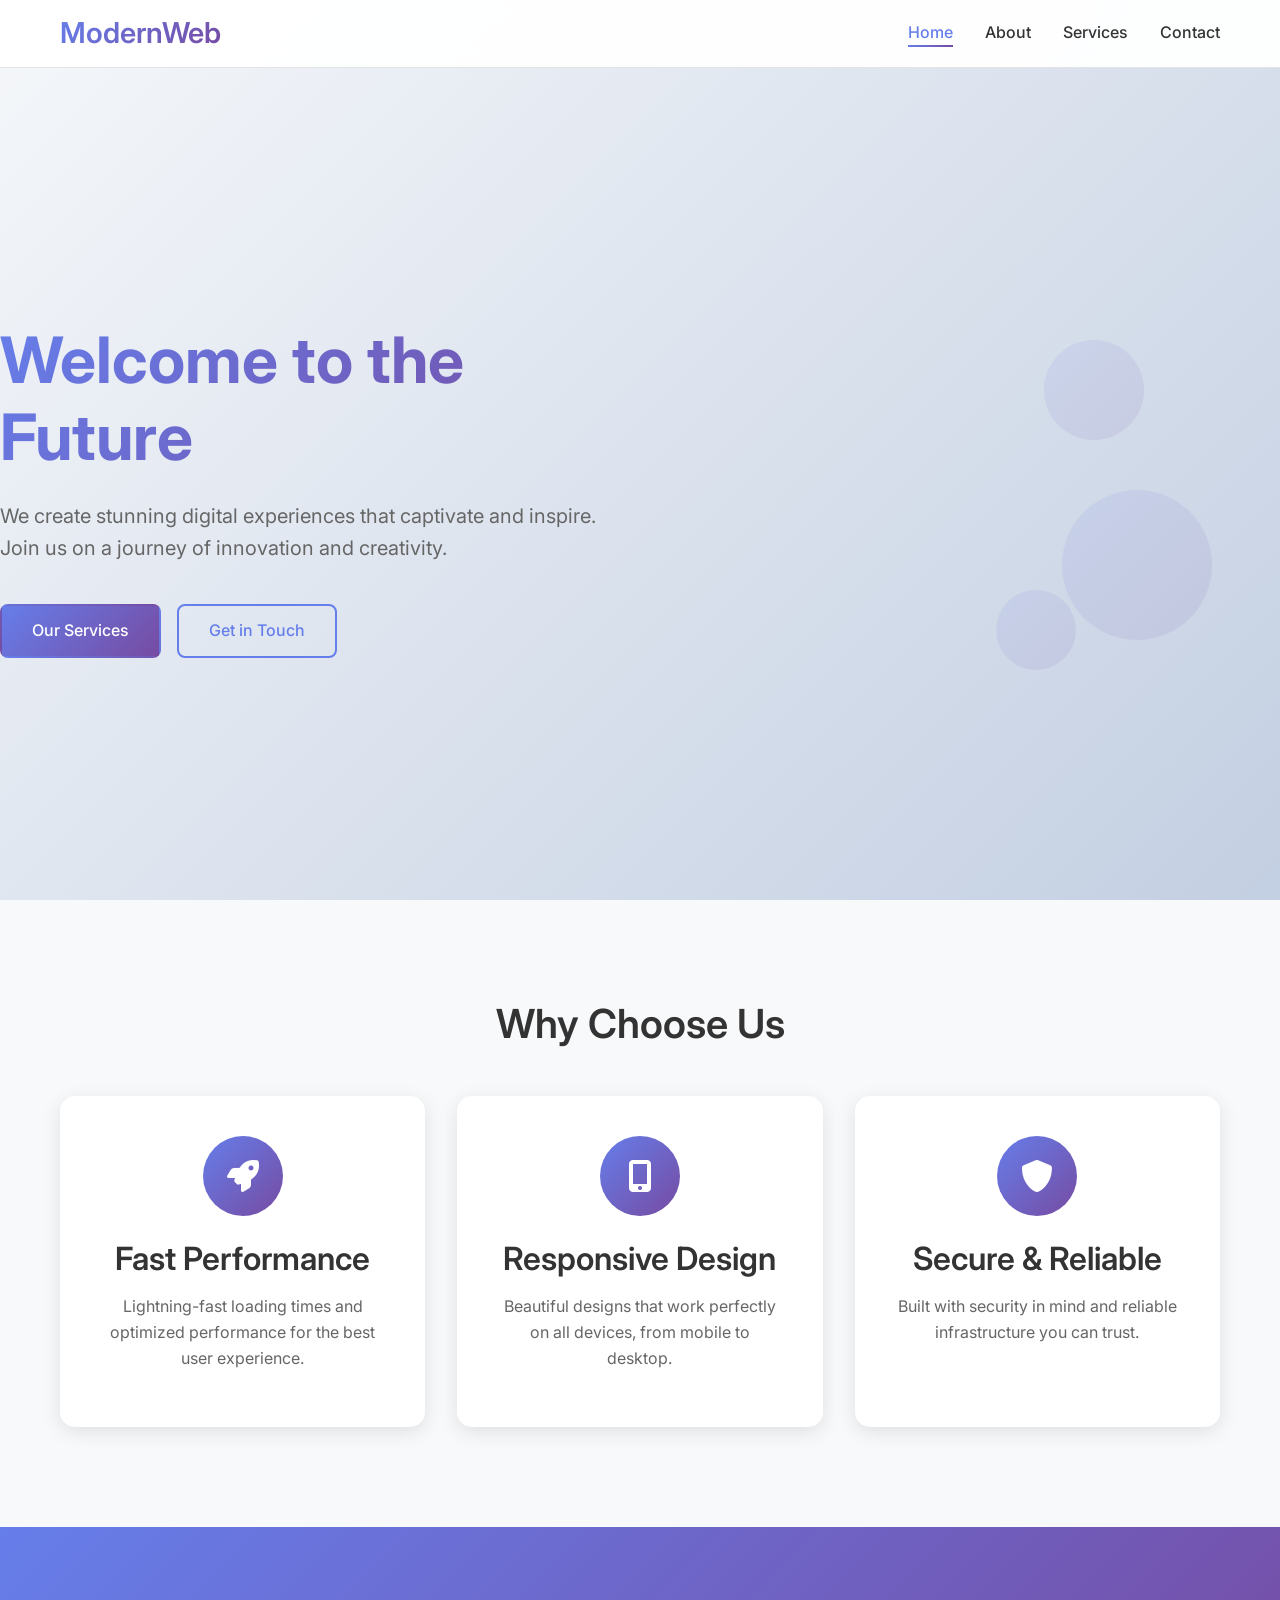
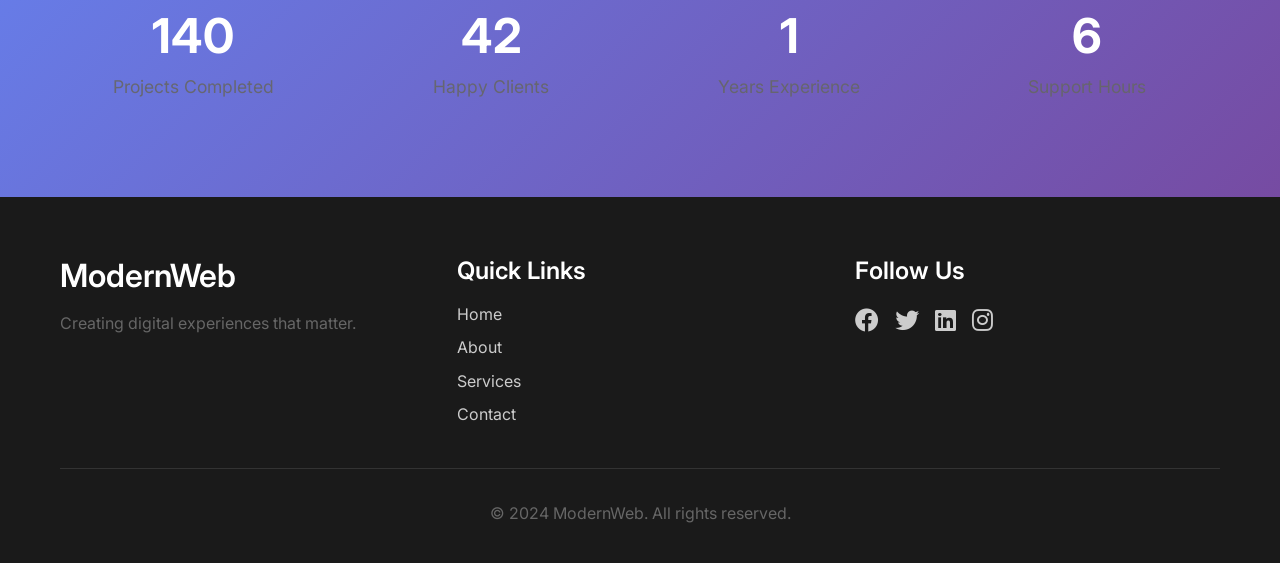
<file: index.html>
<!DOCTYPE html>
<html lang="en">
<head>
    <meta charset="UTF-8">
    <meta name="viewport" content="width=device-width, initial-scale=1.0">
    <title>ModernWeb - Home</title>
    <link rel="stylesheet" href="styles/main.css">
    <link href="https://fonts.googleapis.com/css2?family=Inter:wght@300;400;500;600;700&display=swap" rel="stylesheet">
    <link rel="stylesheet" href="https://cdnjs.cloudflare.com/ajax/libs/font-awesome/6.0.0/css/all.min.css">
</head>
<body>
    <nav class="navbar">
        <div class="nav-container">
            <div class="nav-logo">
                <h2>ModernWeb</h2>
            </div>
            <ul class="nav-menu">
                <li class="nav-item">
                    <a href="index.html" class="nav-link active">Home</a>
                </li>
                <li class="nav-item">
                    <a href="about.html" class="nav-link">About</a>
                </li>
                <li class="nav-item">
                    <a href="services.html" class="nav-link">Services</a>
                </li>
                <li class="nav-item">
                    <a href="contact.html" class="nav-link">Contact</a>
                </li>
            </ul>
            <div class="hamburger">
                <span class="bar"></span>
                <span class="bar"></span>
                <span class="bar"></span>
            </div>
        </div>
    </nav>

    <main>
        <!-- Hero Section -->
        <section class="hero">
            <div class="hero-content">
                <h1 class="hero-title">Welcome to the Future</h1>
                <p class="hero-description">We create stunning digital experiences that captivate and inspire. Join us on a journey of innovation and creativity.</p>
                <div class="hero-buttons">
                    <a href="services.html" class="btn btn-primary">Our Services</a>
                    <a href="contact.html" class="btn btn-secondary">Get in Touch</a>
                </div>
            </div>
            <div class="hero-visual">
                <div class="floating-shapes">
                    <div class="shape shape-1"></div>
                    <div class="shape shape-2"></div>
                    <div class="shape shape-3"></div>
                </div>
            </div>
        </section>

        <!-- Features Section -->
        <section class="features">
            <div class="container">
                <h2 class="section-title">Why Choose Us</h2>
                <div class="features-grid">
                    <div class="feature-card">
                        <div class="feature-icon">
                            <i class="fas fa-rocket"></i>
                        </div>
                        <h3>Fast Performance</h3>
                        <p>Lightning-fast loading times and optimized performance for the best user experience.</p>
                    </div>
                    <div class="feature-card">
                        <div class="feature-icon">
                            <i class="fas fa-mobile-alt"></i>
                        </div>
                        <h3>Responsive Design</h3>
                        <p>Beautiful designs that work perfectly on all devices, from mobile to desktop.</p>
                    </div>
                    <div class="feature-card">
                        <div class="feature-icon">
                            <i class="fas fa-shield-alt"></i>
                        </div>
                        <h3>Secure & Reliable</h3>
                        <p>Built with security in mind and reliable infrastructure you can trust.</p>
                    </div>
                </div>
            </div>
        </section>

        <!-- Stats Section -->
        <section class="stats">
            <div class="container">
                <div class="stats-grid">
                    <div class="stat-item">
                        <h3 class="stat-number" data-target="500">0</h3>
                        <p class="stat-label">Projects Completed</p>
                    </div>
                    <div class="stat-item">
                        <h3 class="stat-number" data-target="150">0</h3>
                        <p class="stat-label">Happy Clients</p>
                    </div>
                    <div class="stat-item">
                        <h3 class="stat-number" data-target="5">0</h3>
                        <p class="stat-label">Years Experience</p>
                    </div>
                    <div class="stat-item">
                        <h3 class="stat-number" data-target="24">0</h3>
                        <p class="stat-label">Support Hours</p>
                    </div>
                </div>
            </div>
        </section>
    </main>

    <footer class="footer">
        <div class="container">
            <div class="footer-content">
                <div class="footer-section">
                    <h3>ModernWeb</h3>
                    <p>Creating digital experiences that matter.</p>
                </div>
                <div class="footer-section">
                    <h4>Quick Links</h4>
                    <ul>
                        <li><a href="index.html">Home</a></li>
                        <li><a href="about.html">About</a></li>
                        <li><a href="services.html">Services</a></li>
                        <li><a href="contact.html">Contact</a></li>
                    </ul>
                </div>
                <div class="footer-section">
                    <h4>Follow Us</h4>
                    <div class="social-links">
                        <a href="#"><i class="fab fa-facebook"></i></a>
                        <a href="#"><i class="fab fa-twitter"></i></a>
                        <a href="#"><i class="fab fa-linkedin"></i></a>
                        <a href="#"><i class="fab fa-instagram"></i></a>
                    </div>
                </div>
            </div>
            <div class="footer-bottom">
                <p>&copy; 2024 ModernWeb. All rights reserved.</p>
            </div>
        </div>
    </footer>

    <script src="scripts/main.js"></script>
</body>
</html>
</file>
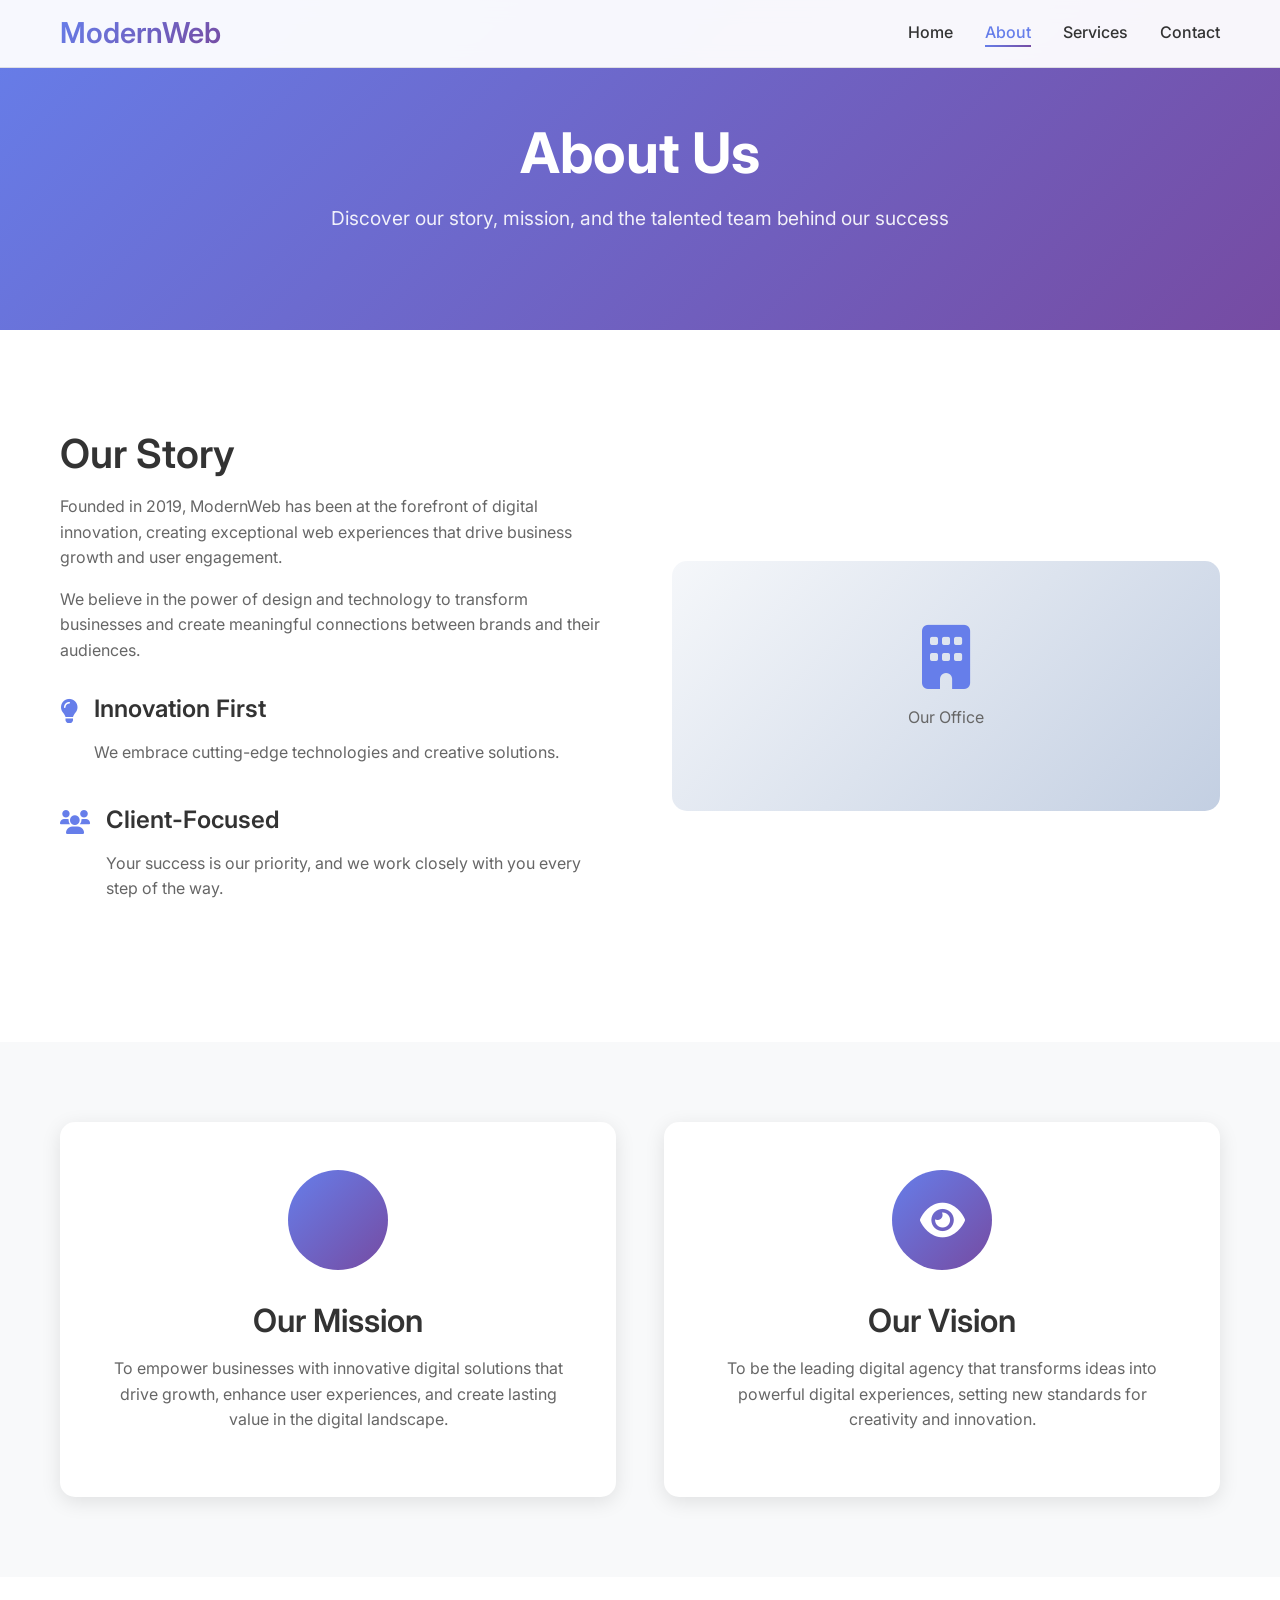
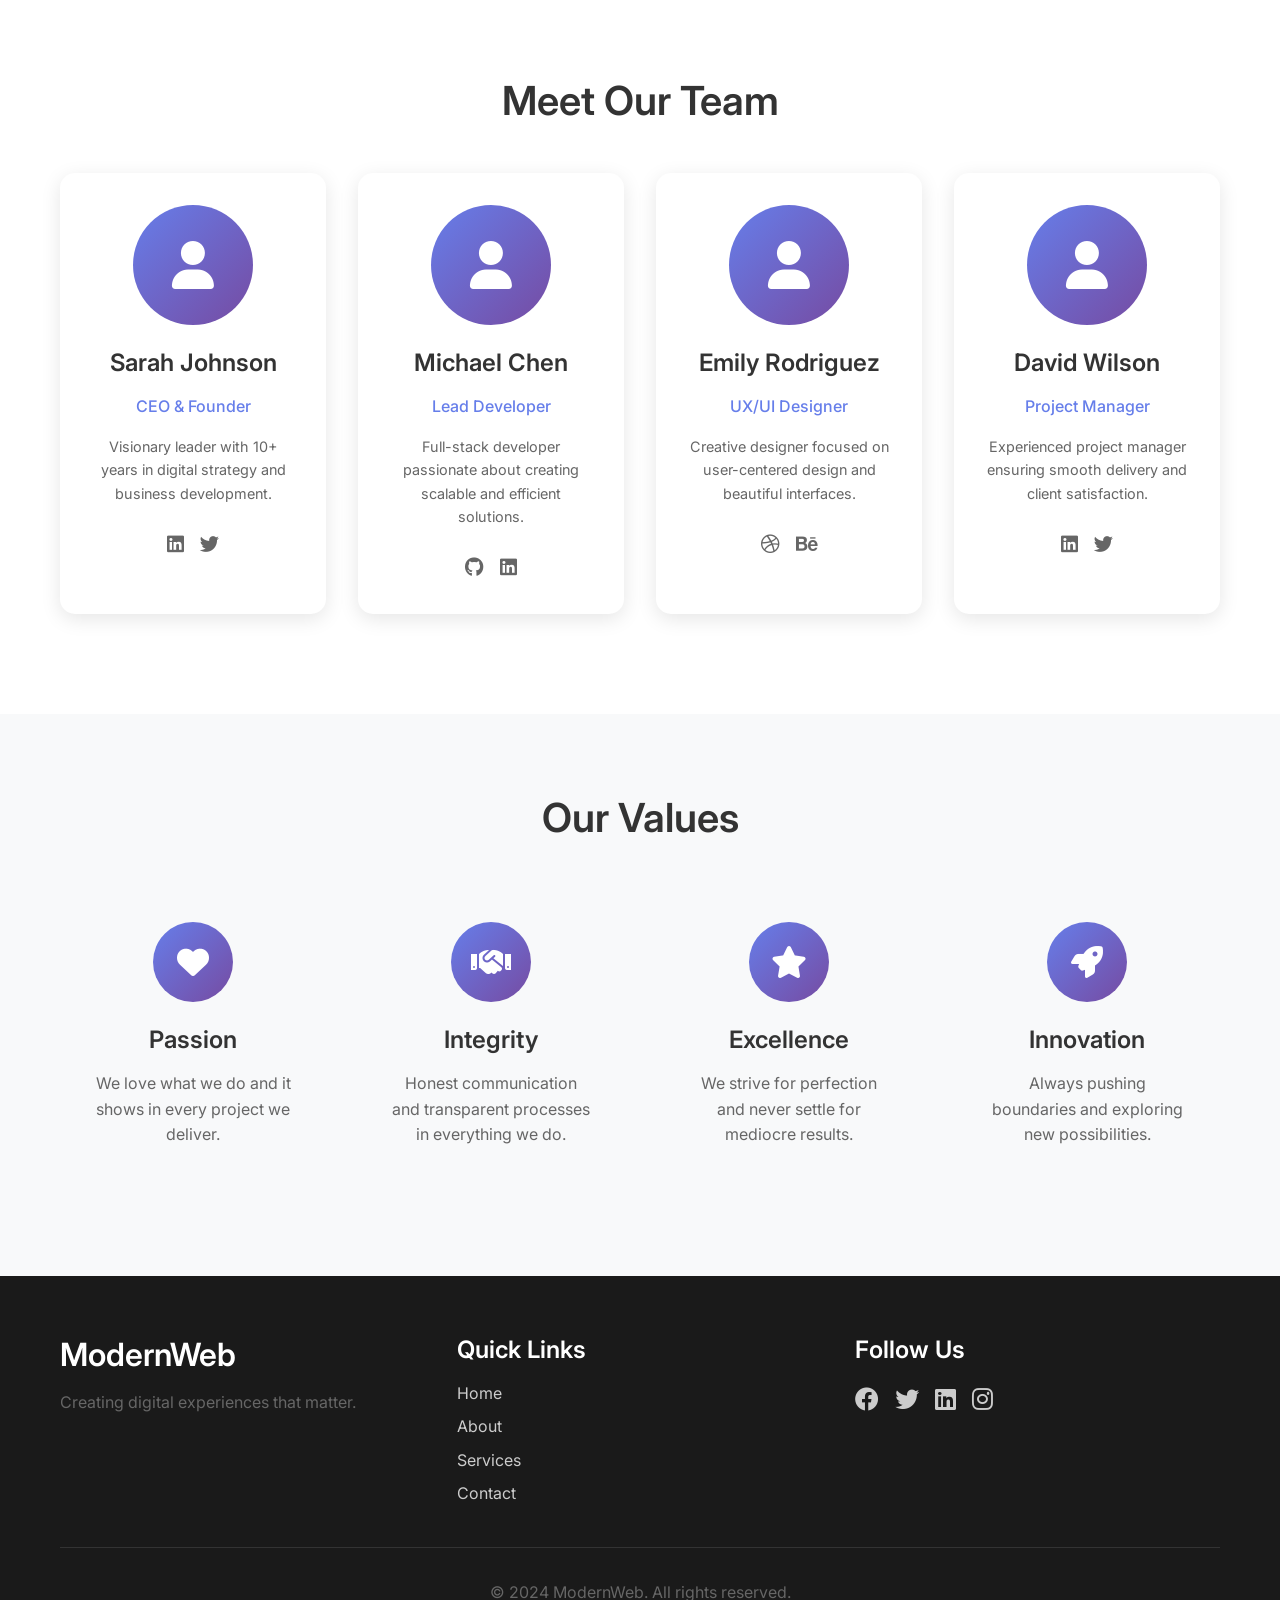
<file: about.html>
<!DOCTYPE html>
<html lang="en">
<head>
    <meta charset="UTF-8">
    <meta name="viewport" content="width=device-width, initial-scale=1.0">
    <title>ModernWeb - About</title>
    <link rel="stylesheet" href="styles/main.css">
    <link href="https://fonts.googleapis.com/css2?family=Inter:wght@300;400;500;600;700&display=swap" rel="stylesheet">
    <link rel="stylesheet" href="https://cdnjs.cloudflare.com/ajax/libs/font-awesome/6.0.0/css/all.min.css">
</head>
<body>
    <nav class="navbar">
        <div class="nav-container">
            <div class="nav-logo">
                <h2>ModernWeb</h2>
            </div>
            <ul class="nav-menu">
                <li class="nav-item">
                    <a href="index.html" class="nav-link">Home</a>
                </li>
                <li class="nav-item">
                    <a href="about.html" class="nav-link active">About</a>
                </li>
                <li class="nav-item">
                    <a href="services.html" class="nav-link">Services</a>
                </li>
                <li class="nav-item">
                    <a href="contact.html" class="nav-link">Contact</a>
                </li>
            </ul>
            <div class="hamburger">
                <span class="bar"></span>
                <span class="bar"></span>
                <span class="bar"></span>
            </div>
        </div>
    </nav>

    <main>
        <!-- Page Header -->
        <section class="page-header">
            <div class="container">
                <h1>About Us</h1>
                <p>Discover our story, mission, and the talented team behind our success</p>
            </div>
        </section>

        <!-- About Content -->
        <section class="about-content">
            <div class="container">
                <div class="about-grid">
                    <div class="about-text">
                        <h2>Our Story</h2>
                        <p>Founded in 2019, ModernWeb has been at the forefront of digital innovation, creating exceptional web experiences that drive business growth and user engagement.</p>
                        <p>We believe in the power of design and technology to transform businesses and create meaningful connections between brands and their audiences.</p>
                        <div class="about-features">
                            <div class="about-feature">
                                <i class="fas fa-lightbulb"></i>
                                <div>
                                    <h4>Innovation First</h4>
                                    <p>We embrace cutting-edge technologies and creative solutions.</p>
                                </div>
                            </div>
                            <div class="about-feature">
                                <i class="fas fa-users"></i>
                                <div>
                                    <h4>Client-Focused</h4>
                                    <p>Your success is our priority, and we work closely with you every step of the way.</p>
                                </div>
                            </div>
                        </div>
                    </div>
                    <div class="about-image">
                        <div class="image-placeholder">
                            <i class="fas fa-building"></i>
                            <p>Our Office</p>
                        </div>
                    </div>
                </div>
            </div>
        </section>

        <!-- Mission & Vision -->
        <section class="mission-vision">
            <div class="container">
                <div class="mv-grid">
                    <div class="mv-card">
                        <div class="mv-icon">
                            <i class="fas fa-target"></i>
                        </div>
                        <h3>Our Mission</h3>
                        <p>To empower businesses with innovative digital solutions that drive growth, enhance user experiences, and create lasting value in the digital landscape.</p>
                    </div>
                    <div class="mv-card">
                        <div class="mv-icon">
                            <i class="fas fa-eye"></i>
                        </div>
                        <h3>Our Vision</h3>
                        <p>To be the leading digital agency that transforms ideas into powerful digital experiences, setting new standards for creativity and innovation.</p>
                    </div>
                </div>
            </div>
        </section>

        <!-- Team Section -->
        <section class="team">
            <div class="container">
                <h2 class="section-title">Meet Our Team</h2>
                <div class="team-grid">
                    <div class="team-member">
                        <div class="member-avatar">
                            <i class="fas fa-user"></i>
                        </div>
                        <h4>Sarah Johnson</h4>
                        <p class="member-role">CEO & Founder</p>
                        <p class="member-bio">Visionary leader with 10+ years in digital strategy and business development.</p>
                        <div class="member-social">
                            <a href="#"><i class="fab fa-linkedin"></i></a>
                            <a href="#"><i class="fab fa-twitter"></i></a>
                        </div>
                    </div>
                    <div class="team-member">
                        <div class="member-avatar">
                            <i class="fas fa-user"></i>
                        </div>
                        <h4>Michael Chen</h4>
                        <p class="member-role">Lead Developer</p>
                        <p class="member-bio">Full-stack developer passionate about creating scalable and efficient solutions.</p>
                        <div class="member-social">
                            <a href="#"><i class="fab fa-github"></i></a>
                            <a href="#"><i class="fab fa-linkedin"></i></a>
                        </div>
                    </div>
                    <div class="team-member">
                        <div class="member-avatar">
                            <i class="fas fa-user"></i>
                        </div>
                        <h4>Emily Rodriguez</h4>
                        <p class="member-role">UX/UI Designer</p>
                        <p class="member-bio">Creative designer focused on user-centered design and beautiful interfaces.</p>
                        <div class="member-social">
                            <a href="#"><i class="fab fa-dribbble"></i></a>
                            <a href="#"><i class="fab fa-behance"></i></a>
                        </div>
                    </div>
                    <div class="team-member">
                        <div class="member-avatar">
                            <i class="fas fa-user"></i>
                        </div>
                        <h4>David Wilson</h4>
                        <p class="member-role">Project Manager</p>
                        <p class="member-bio">Experienced project manager ensuring smooth delivery and client satisfaction.</p>
                        <div class="member-social">
                            <a href="#"><i class="fab fa-linkedin"></i></a>
                            <a href="#"><i class="fab fa-twitter"></i></a>
                        </div>
                    </div>
                </div>
            </div>
        </section>

        <!-- Values Section -->
        <section class="values">
            <div class="container">
                <h2 class="section-title">Our Values</h2>
                <div class="values-grid">
                    <div class="value-item">
                        <div class="value-icon">
                            <i class="fas fa-heart"></i>
                        </div>
                        <h4>Passion</h4>
                        <p>We love what we do and it shows in every project we deliver.</p>
                    </div>
                    <div class="value-item">
                        <div class="value-icon">
                            <i class="fas fa-handshake"></i>
                        </div>
                        <h4>Integrity</h4>
                        <p>Honest communication and transparent processes in everything we do.</p>
                    </div>
                    <div class="value-item">
                        <div class="value-icon">
                            <i class="fas fa-star"></i>
                        </div>
                        <h4>Excellence</h4>
                        <p>We strive for perfection and never settle for mediocre results.</p>
                    </div>
                    <div class="value-item">
                        <div class="value-icon">
                            <i class="fas fa-rocket"></i>
                        </div>
                        <h4>Innovation</h4>
                        <p>Always pushing boundaries and exploring new possibilities.</p>
                    </div>
                </div>
            </div>
        </section>
    </main>

    <footer class="footer">
        <div class="container">
            <div class="footer-content">
                <div class="footer-section">
                    <h3>ModernWeb</h3>
                    <p>Creating digital experiences that matter.</p>
                </div>
                <div class="footer-section">
                    <h4>Quick Links</h4>
                    <ul>
                        <li><a href="index.html">Home</a></li>
                        <li><a href="about.html">About</a></li>
                        <li><a href="services.html">Services</a></li>
                        <li><a href="contact.html">Contact</a></li>
                    </ul>
                </div>
                <div class="footer-section">
                    <h4>Follow Us</h4>
                    <div class="social-links">
                        <a href="#"><i class="fab fa-facebook"></i></a>
                        <a href="#"><i class="fab fa-twitter"></i></a>
                        <a href="#"><i class="fab fa-linkedin"></i></a>
                        <a href="#"><i class="fab fa-instagram"></i></a>
                    </div>
                </div>
            </div>
            <div class="footer-bottom">
                <p>&copy; 2024 ModernWeb. All rights reserved.</p>
            </div>
        </div>
    </footer>

    <script src="scripts/main.js"></script>
</body>
</html>
</file>
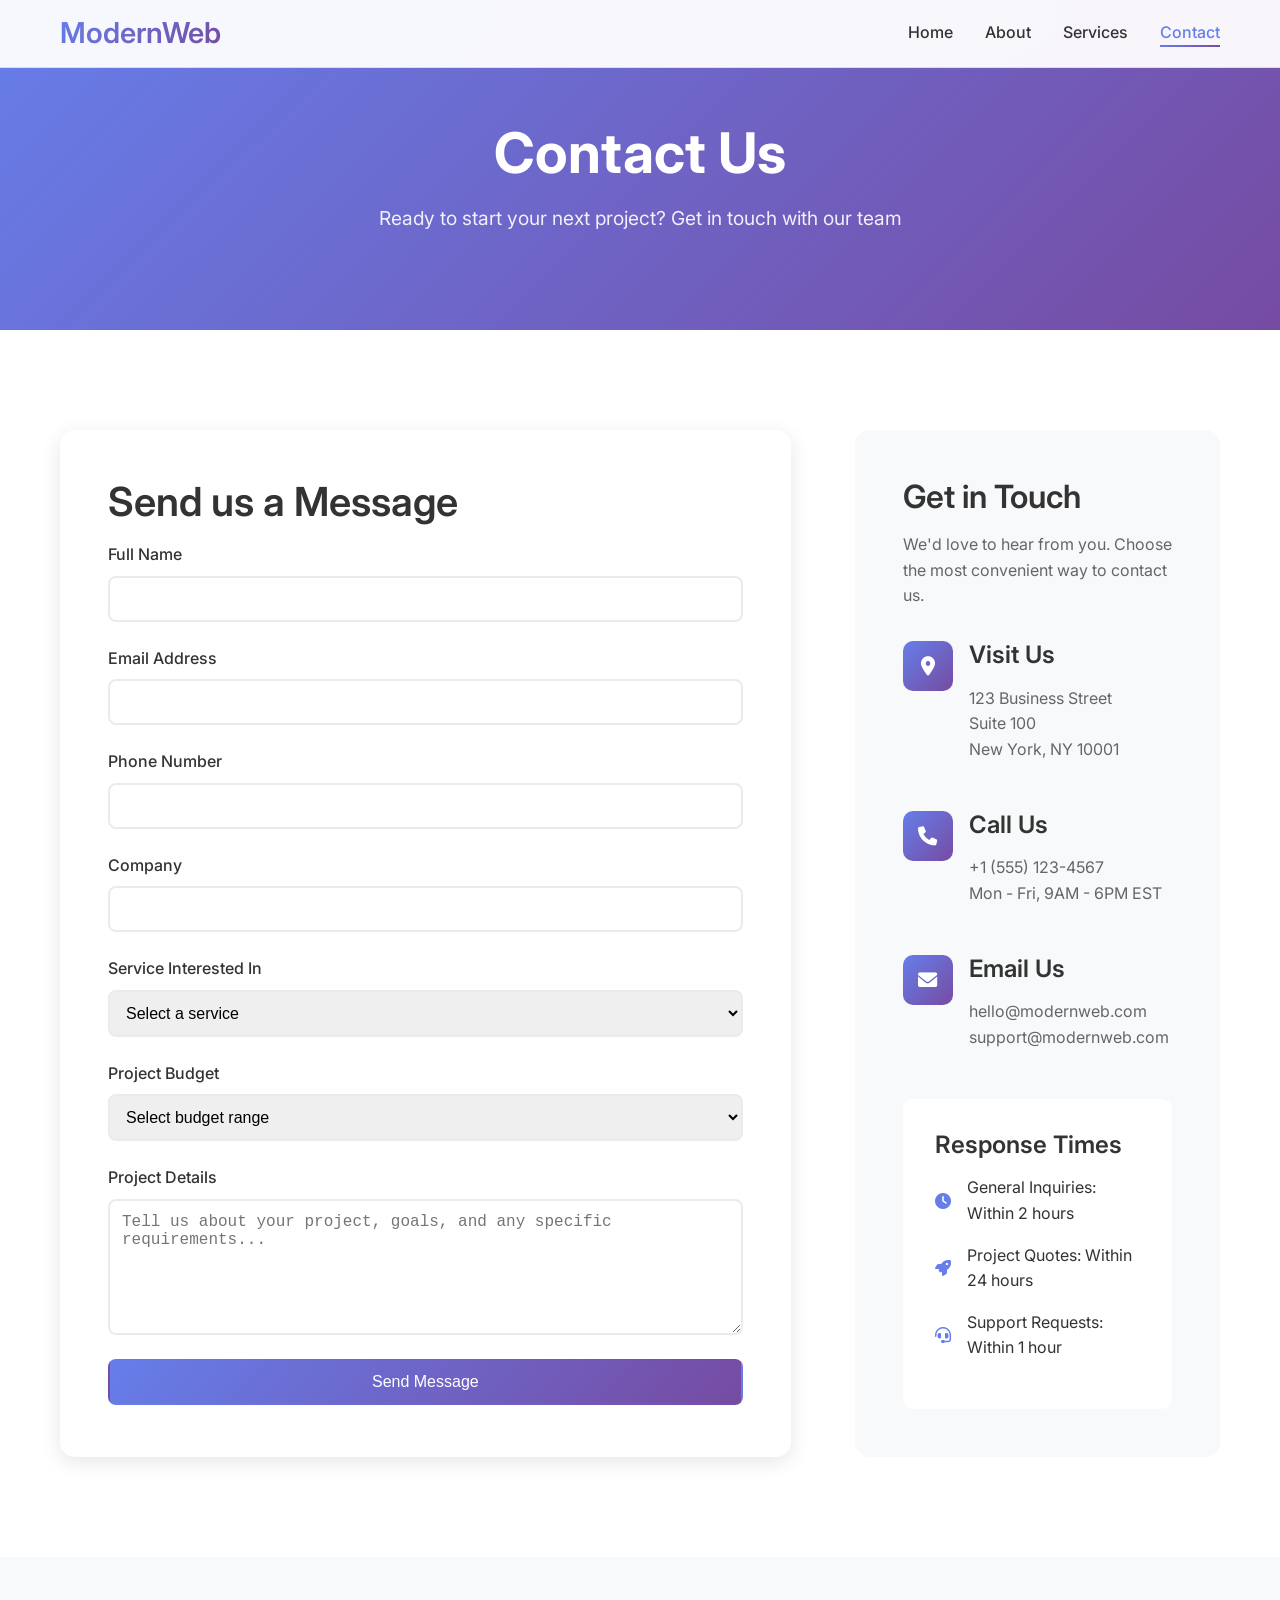
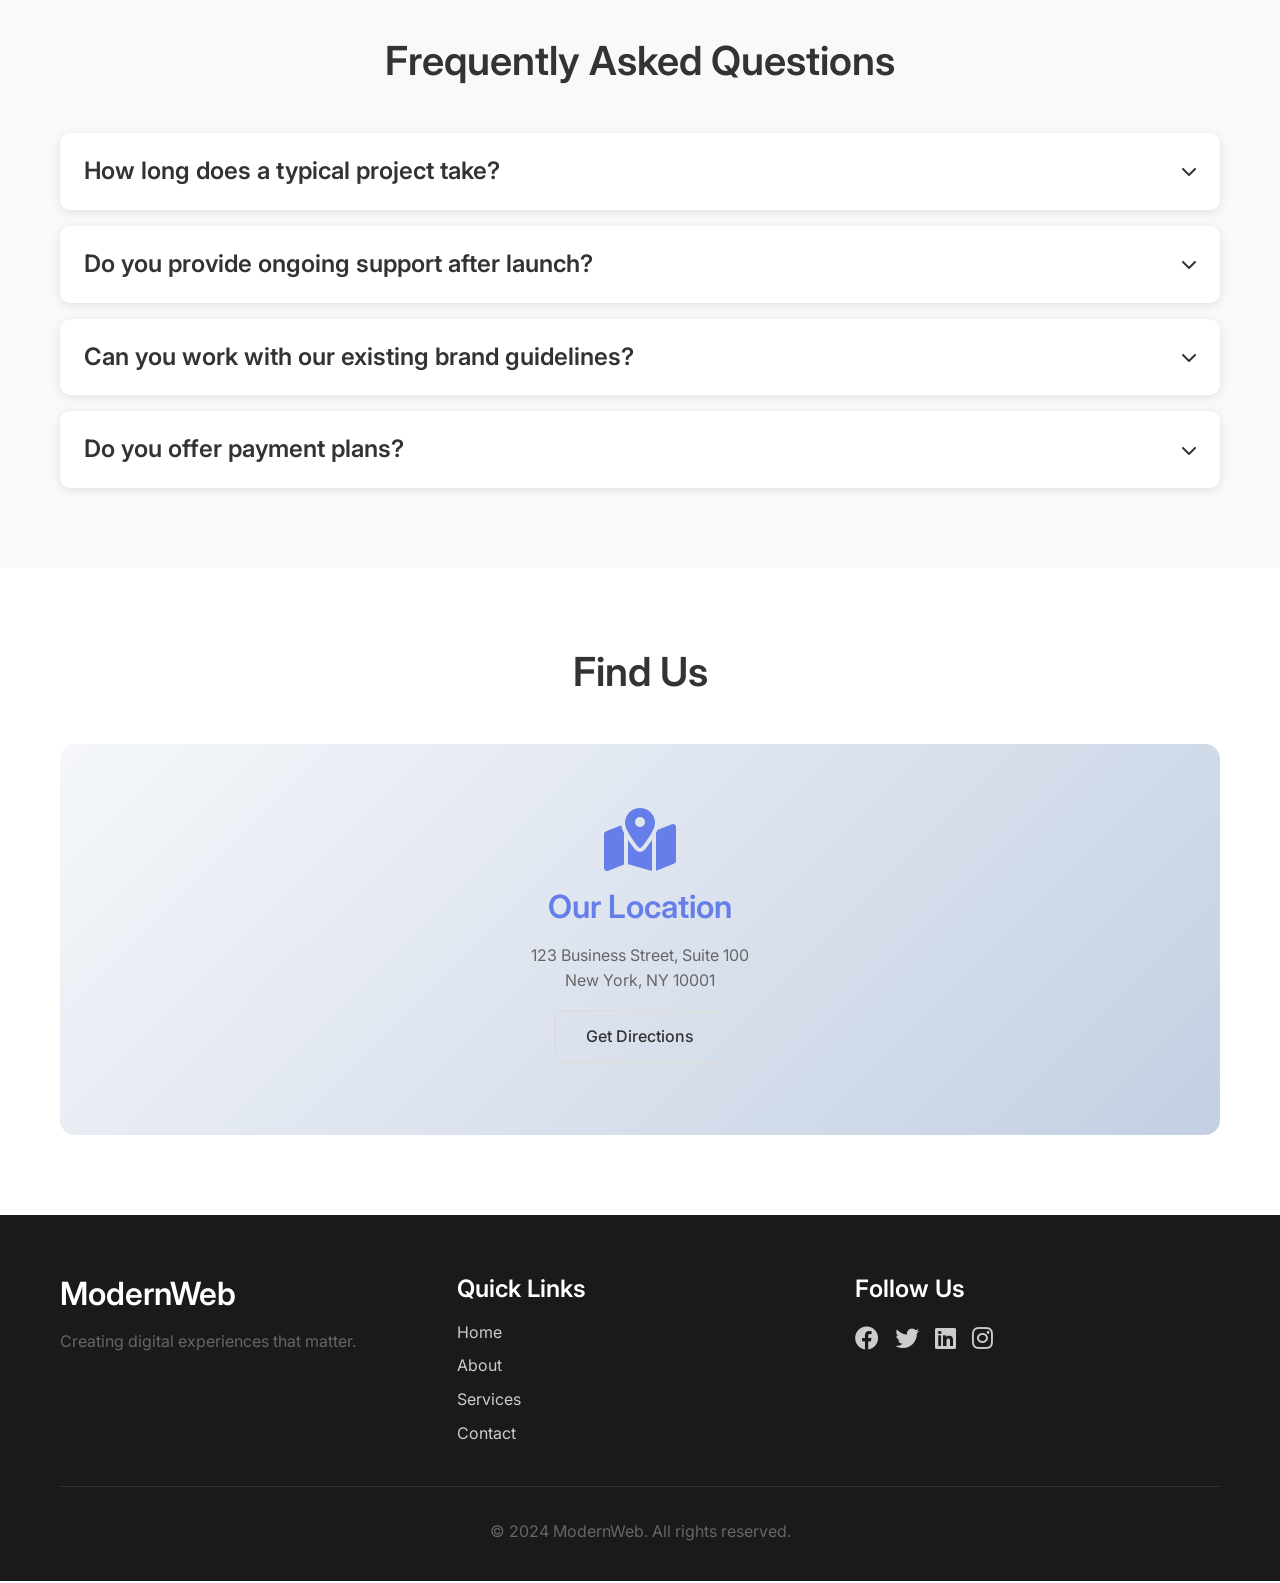
<file: contact.html>
<!DOCTYPE html>
<html lang="en">
<head>
    <meta charset="UTF-8">
    <meta name="viewport" content="width=device-width, initial-scale=1.0">
    <title>ModernWeb - Contact</title>
    <link rel="stylesheet" href="styles/main.css">
    <link href="https://fonts.googleapis.com/css2?family=Inter:wght@300;400;500;600;700&display=swap" rel="stylesheet">
    <link rel="stylesheet" href="https://cdnjs.cloudflare.com/ajax/libs/font-awesome/6.0.0/css/all.min.css">
</head>
<body>
    <nav class="navbar">
        <div class="nav-container">
            <div class="nav-logo">
                <h2>ModernWeb</h2>
            </div>
            <ul class="nav-menu">
                <li class="nav-item">
                    <a href="index.html" class="nav-link">Home</a>
                </li>
                <li class="nav-item">
                    <a href="about.html" class="nav-link">About</a>
                </li>
                <li class="nav-item">
                    <a href="services.html" class="nav-link">Services</a>
                </li>
                <li class="nav-item">
                    <a href="contact.html" class="nav-link active">Contact</a>
                </li>
            </ul>
            <div class="hamburger">
                <span class="bar"></span>
                <span class="bar"></span>
                <span class="bar"></span>
            </div>
        </div>
    </nav>

    <main>
        <!-- Page Header -->
        <section class="page-header">
            <div class="container">
                <h1>Contact Us</h1>
                <p>Ready to start your next project? Get in touch with our team</p>
            </div>
        </section>

        <!-- Contact Section -->
        <section class="contact-section">
            <div class="container">
                <div class="contact-grid">
                    <!-- Contact Form -->
                    <div class="contact-form-container">
                        <h2>Send us a Message</h2>
                        <form class="contact-form" id="contactForm">
                            <div class="form-group">
                                <label for="name">Full Name</label>
                                <input type="text" id="name" name="name" required>
                            </div>
                            
                            <div class="form-group">
                                <label for="email">Email Address</label>
                                <input type="email" id="email" name="email" required>
                            </div>
                            
                            <div class="form-group">
                                <label for="phone">Phone Number</label>
                                <input type="tel" id="phone" name="phone">
                            </div>
                            
                            <div class="form-group">
                                <label for="company">Company</label>
                                <input type="text" id="company" name="company">
                            </div>
                            
                            <div class="form-group">
                                <label for="service">Service Interested In</label>
                                <select id="service" name="service">
                                    <option value="">Select a service</option>
                                    <option value="web-development">Web Development</option>
                                    <option value="mobile-app">Mobile App Development</option>
                                    <option value="ui-ux-design">UI/UX Design</option>
                                    <option value="ecommerce">E-commerce Solutions</option>
                                    <option value="seo-marketing">SEO & Marketing</option>
                                    <option value="support">Support & Maintenance</option>
                                    <option value="other">Other</option>
                                </select>
                            </div>
                            
                            <div class="form-group">
                                <label for="budget">Project Budget</label>
                                <select id="budget" name="budget">
                                    <option value="">Select budget range</option>
                                    <option value="under-5k">Under $5,000</option>
                                    <option value="5k-10k">$5,000 - $10,000</option>
                                    <option value="10k-25k">$10,000 - $25,000</option>
                                    <option value="25k-50k">$25,000 - $50,000</option>
                                    <option value="over-50k">Over $50,000</option>
                                </select>
                            </div>
                            
                            <div class="form-group">
                                <label for="message">Project Details</label>
                                <textarea id="message" name="message" rows="6" placeholder="Tell us about your project, goals, and any specific requirements..." required></textarea>
                            </div>
                            
                            <button type="submit" class="btn btn-primary">Send Message</button>
                        </form>
                    </div>

                    <!-- Contact Info -->
                    <div class="contact-info">
                        <h3>Get in Touch</h3>
                        <p>We'd love to hear from you. Choose the most convenient way to contact us.</p>
                        
                        <div class="contact-methods">
                            <div class="contact-method">
                                <div class="contact-icon">
                                    <i class="fas fa-map-marker-alt"></i>
                                </div>
                                <div class="contact-details">
                                    <h4>Visit Us</h4>
                                    <p>123 Business Street<br>Suite 100<br>New York, NY 10001</p>
                                </div>
                            </div>
                            
                            <div class="contact-method">
                                <div class="contact-icon">
                                    <i class="fas fa-phone"></i>
                                </div>
                                <div class="contact-details">
                                    <h4>Call Us</h4>
                                    <p>+1 (555) 123-4567<br>Mon - Fri, 9AM - 6PM EST</p>
                                </div>
                            </div>
                            
                            <div class="contact-method">
                                <div class="contact-icon">
                                    <i class="fas fa-envelope"></i>
                                </div>
                                <div class="contact-details">
                                    <h4>Email Us</h4>
                                    <p>hello@modernweb.com<br>support@modernweb.com</p>
                                </div>
                            </div>
                        </div>

                        <!-- Quick Response Times -->
                        <div class="response-times">
                            <h4>Response Times</h4>
                            <div class="response-item">
                                <i class="fas fa-clock"></i>
                                <span>General Inquiries: Within 2 hours</span>
                            </div>
                            <div class="response-item">
                                <i class="fas fa-rocket"></i>
                                <span>Project Quotes: Within 24 hours</span>
                            </div>
                            <div class="response-item">
                                <i class="fas fa-headset"></i>
                                <span>Support Requests: Within 1 hour</span>
                            </div>
                        </div>
                    </div>
                </div>
            </div>
        </section>

        <!-- FAQ Section -->
        <section class="faq">
            <div class="container">
                <h2 class="section-title">Frequently Asked Questions</h2>
                <div class="faq-grid">
                    <div class="faq-item">
                        <div class="faq-question">
                            <h4>How long does a typical project take?</h4>
                            <i class="fas fa-chevron-down"></i>
                        </div>
                        <div class="faq-answer">
                            <p>Project timelines vary depending on complexity and scope. A simple website typically takes 2-4 weeks, while complex web applications can take 2-6 months. We provide detailed timelines during the planning phase.</p>
                        </div>
                    </div>
                    
                    <div class="faq-item">
                        <div class="faq-question">
                            <h4>Do you provide ongoing support after launch?</h4>
                            <i class="fas fa-chevron-down"></i>
                        </div>
                        <div class="faq-answer">
                            <p>Yes! We offer comprehensive support and maintenance packages to keep your website or application running smoothly. This includes security updates, bug fixes, and performance optimization.</p>
                        </div>
                    </div>
                    
                    <div class="faq-item">
                        <div class="faq-question">
                            <h4>Can you work with our existing brand guidelines?</h4>
                            <i class="fas fa-chevron-down"></i>
                        </div>
                        <div class="faq-answer">
                            <p>Absolutely! We can work with your existing brand guidelines, style guides, and design systems to ensure consistency across all your digital touchpoints.</p>
                        </div>
                    </div>
                    
                    <div class="faq-item">
                        <div class="faq-question">
                            <h4>Do you offer payment plans?</h4>
                            <i class="fas fa-chevron-down"></i>
                        </div>
                        <div class="faq-answer">
                            <p>Yes, we offer flexible payment plans for larger projects. Typically, we work with milestone-based payments: 50% upfront, 25% at midpoint, and 25% upon completion.</p>
                        </div>
                    </div>
                </div>
            </div>
        </section>

        <!-- Map Section -->
        <section class="map-section">
            <div class="container">
                <h2 class="section-title">Find Us</h2>
                <div class="map-placeholder">
                    <div class="map-content">
                        <i class="fas fa-map-marked-alt"></i>
                        <h3>Our Location</h3>
                        <p>123 Business Street, Suite 100<br>New York, NY 10001</p>
                        <a href="#" class="btn btn-outline">Get Directions</a>
                    </div>
                </div>
            </div>
        </section>
    </main>

    <footer class="footer">
        <div class="container">
            <div class="footer-content">
                <div class="footer-section">
                    <h3>ModernWeb</h3>
                    <p>Creating digital experiences that matter.</p>
                </div>
                <div class="footer-section">
                    <h4>Quick Links</h4>
                    <ul>
                        <li><a href="index.html">Home</a></li>
                        <li><a href="about.html">About</a></li>
                        <li><a href="services.html">Services</a></li>
                        <li><a href="contact.html">Contact</a></li>
                    </ul>
                </div>
                <div class="footer-section">
                    <h4>Follow Us</h4>
                    <div class="social-links">
                        <a href="#"><i class="fab fa-facebook"></i></a>
                        <a href="#"><i class="fab fa-twitter"></i></a>
                        <a href="#"><i class="fab fa-linkedin"></i></a>
                        <a href="#"><i class="fab fa-instagram"></i></a>
                    </div>
                </div>
            </div>
            <div class="footer-bottom">
                <p>&copy; 2024 ModernWeb. All rights reserved.</p>
            </div>
        </div>
    </footer>

    <script src="scripts/main.js"></script>
</body>
</html>
</file>
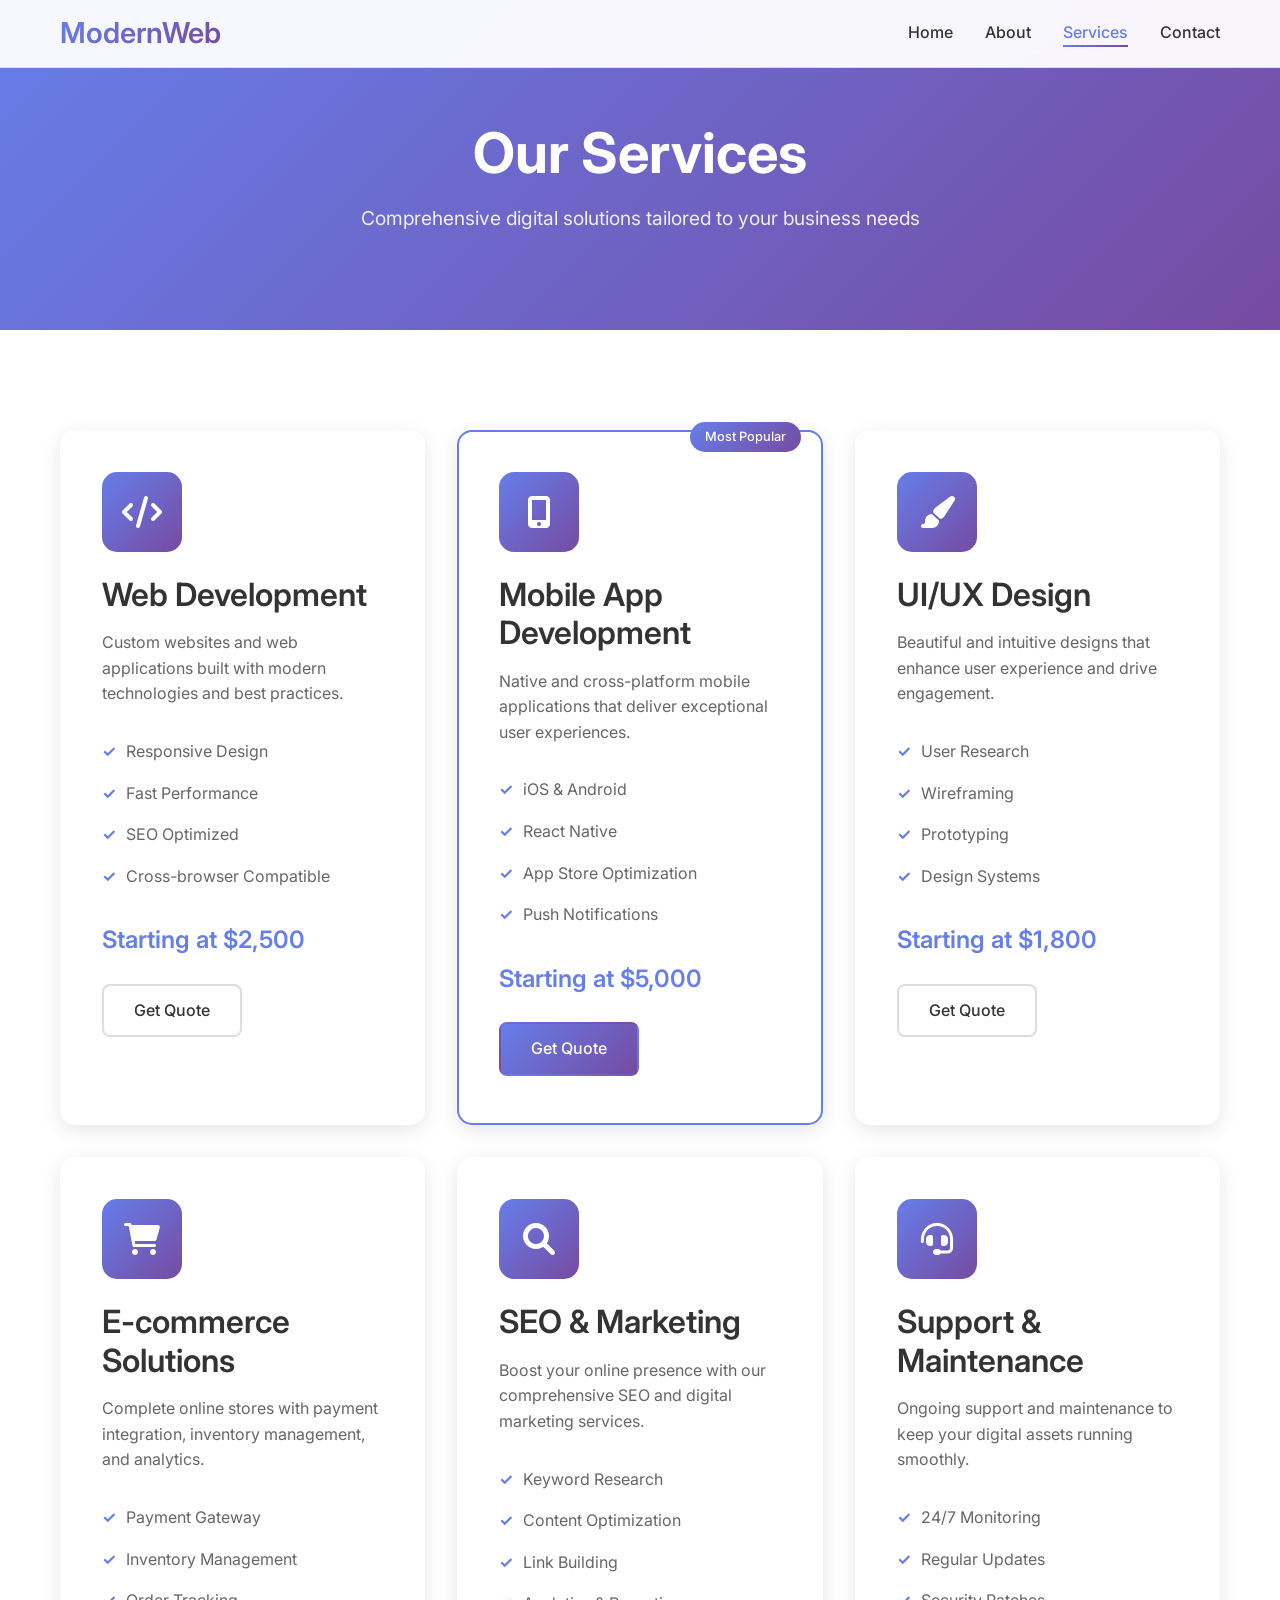
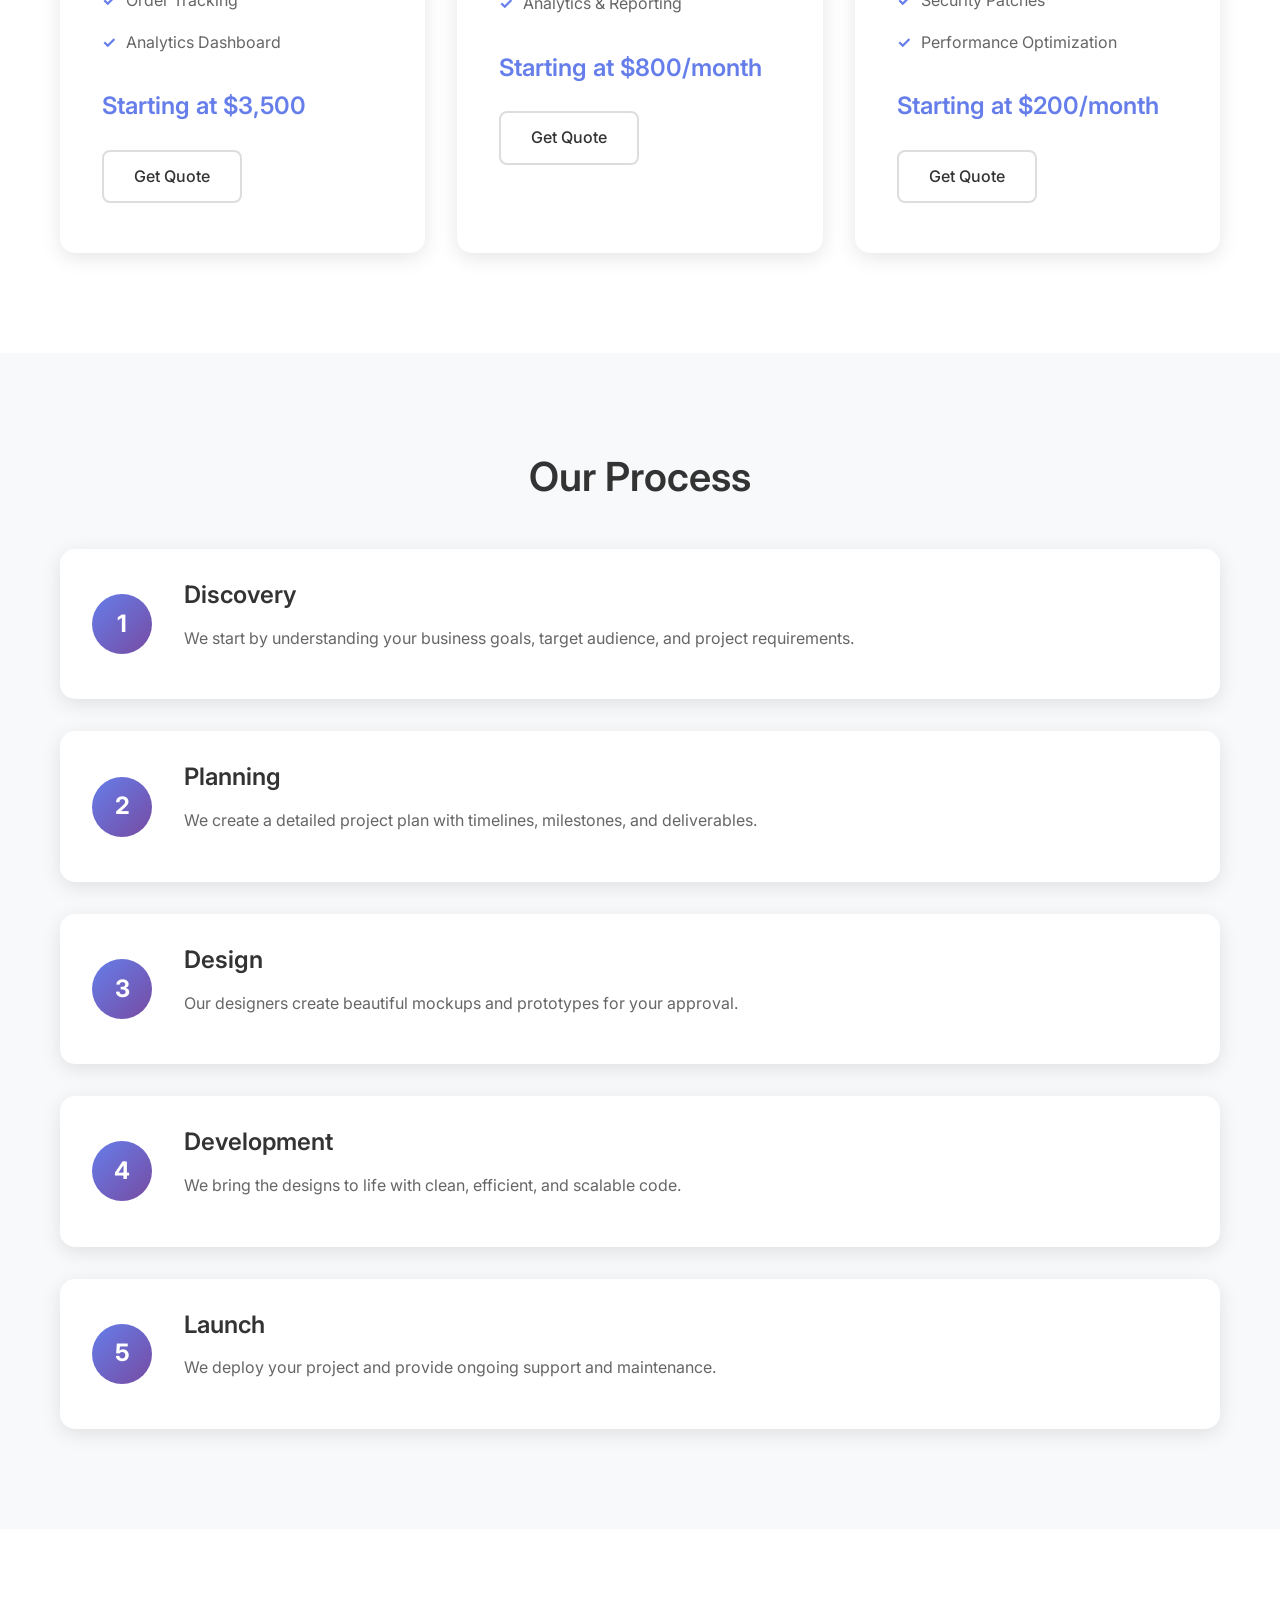
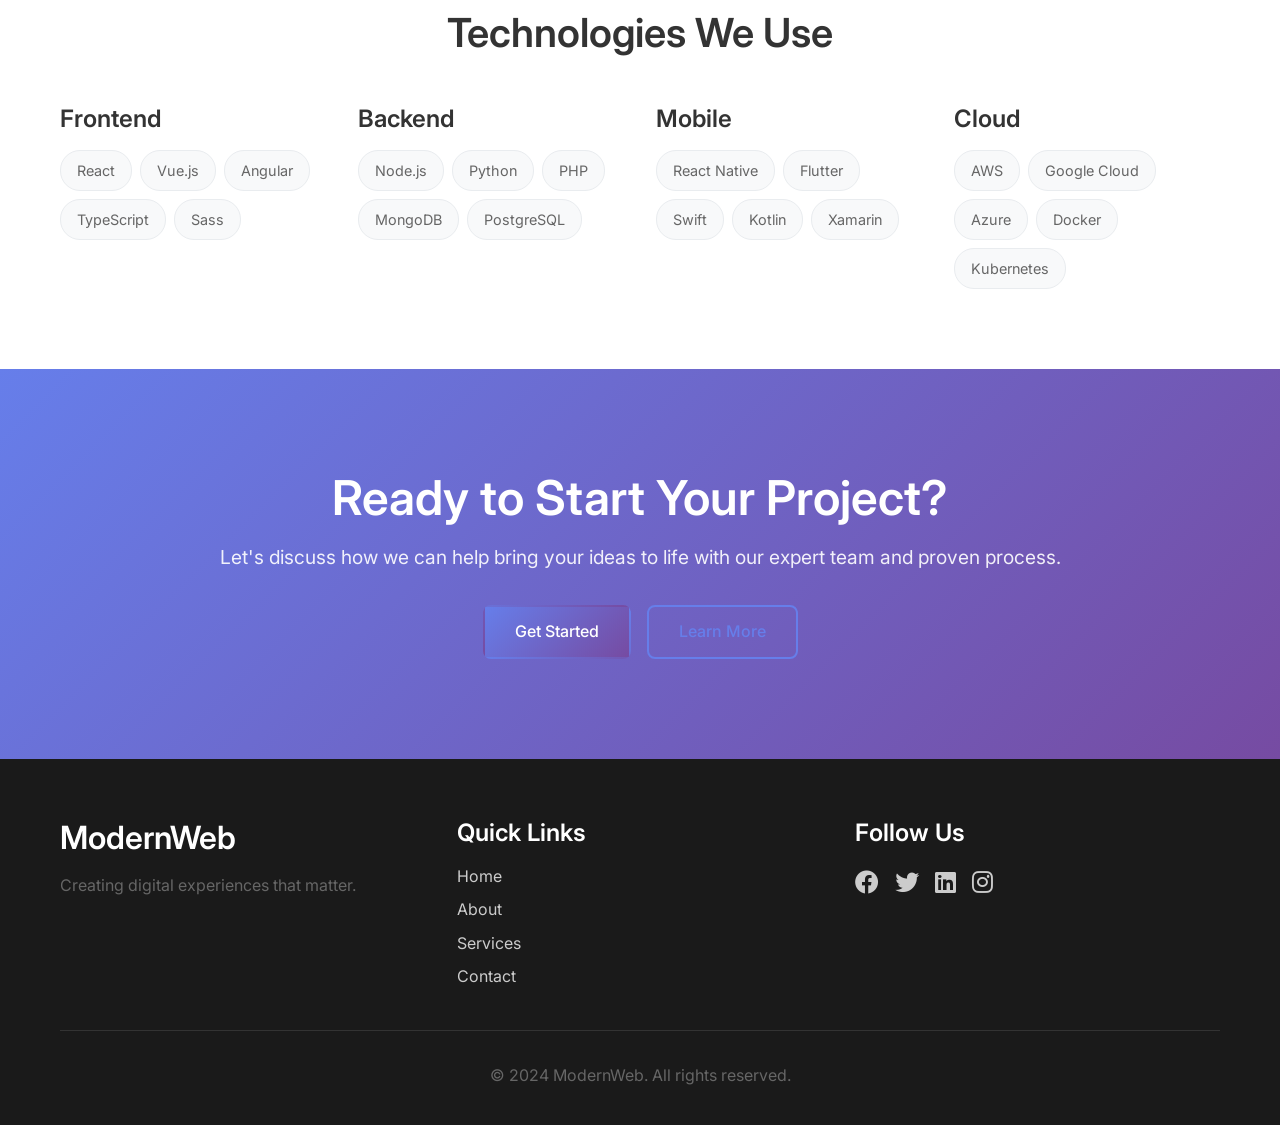
<file: services.html>
<!DOCTYPE html>
<html lang="en">
<head>
    <meta charset="UTF-8">
    <meta name="viewport" content="width=device-width, initial-scale=1.0">
    <title>ModernWeb - Services</title>
    <link rel="stylesheet" href="styles/main.css">
    <link href="https://fonts.googleapis.com/css2?family=Inter:wght@300;400;500;600;700&display=swap" rel="stylesheet">
    <link rel="stylesheet" href="https://cdnjs.cloudflare.com/ajax/libs/font-awesome/6.0.0/css/all.min.css">
</head>
<body>
    <nav class="navbar">
        <div class="nav-container">
            <div class="nav-logo">
                <h2>ModernWeb</h2>
            </div>
            <ul class="nav-menu">
                <li class="nav-item">
                    <a href="index.html" class="nav-link">Home</a>
                </li>
                <li class="nav-item">
                    <a href="about.html" class="nav-link">About</a>
                </li>
                <li class="nav-item">
                    <a href="services.html" class="nav-link active">Services</a>
                </li>
                <li class="nav-item">
                    <a href="contact.html" class="nav-link">Contact</a>
                </li>
            </ul>
            <div class="hamburger">
                <span class="bar"></span>
                <span class="bar"></span>
                <span class="bar"></span>
            </div>
        </div>
    </nav>

    <main>
        <!-- Page Header -->
        <section class="page-header">
            <div class="container">
                <h1>Our Services</h1>
                <p>Comprehensive digital solutions tailored to your business needs</p>
            </div>
        </section>

        <!-- Services Grid -->
        <section class="services-grid">
            <div class="container">
                <div class="services-container">
                    <div class="service-card">
                        <div class="service-icon">
                            <i class="fas fa-code"></i>
                        </div>
                        <h3>Web Development</h3>
                        <p>Custom websites and web applications built with modern technologies and best practices.</p>
                        <ul class="service-features">
                            <li>Responsive Design</li>
                            <li>Fast Performance</li>
                            <li>SEO Optimized</li>
                            <li>Cross-browser Compatible</li>
                        </ul>
                        <div class="service-price">Starting at $2,500</div>
                        <a href="contact.html" class="btn btn-outline">Get Quote</a>
                    </div>

                    <div class="service-card featured">
                        <div class="featured-badge">Most Popular</div>
                        <div class="service-icon">
                            <i class="fas fa-mobile-alt"></i>
                        </div>
                        <h3>Mobile App Development</h3>
                        <p>Native and cross-platform mobile applications that deliver exceptional user experiences.</p>
                        <ul class="service-features">
                            <li>iOS & Android</li>
                            <li>React Native</li>
                            <li>App Store Optimization</li>
                            <li>Push Notifications</li>
                        </ul>
                        <div class="service-price">Starting at $5,000</div>
                        <a href="contact.html" class="btn btn-primary">Get Quote</a>
                    </div>

                    <div class="service-card">
                        <div class="service-icon">
                            <i class="fas fa-paint-brush"></i>
                        </div>
                        <h3>UI/UX Design</h3>
                        <p>Beautiful and intuitive designs that enhance user experience and drive engagement.</p>
                        <ul class="service-features">
                            <li>User Research</li>
                            <li>Wireframing</li>
                            <li>Prototyping</li>
                            <li>Design Systems</li>
                        </ul>
                        <div class="service-price">Starting at $1,800</div>
                        <a href="contact.html" class="btn btn-outline">Get Quote</a>
                    </div>

                    <div class="service-card">
                        <div class="service-icon">
                            <i class="fas fa-shopping-cart"></i>
                        </div>
                        <h3>E-commerce Solutions</h3>
                        <p>Complete online stores with payment integration, inventory management, and analytics.</p>
                        <ul class="service-features">
                            <li>Payment Gateway</li>
                            <li>Inventory Management</li>
                            <li>Order Tracking</li>
                            <li>Analytics Dashboard</li>
                        </ul>
                        <div class="service-price">Starting at $3,500</div>
                        <a href="contact.html" class="btn btn-outline">Get Quote</a>
                    </div>

                    <div class="service-card">
                        <div class="service-icon">
                            <i class="fas fa-search"></i>
                        </div>
                        <h3>SEO & Marketing</h3>
                        <p>Boost your online presence with our comprehensive SEO and digital marketing services.</p>
                        <ul class="service-features">
                            <li>Keyword Research</li>
                            <li>Content Optimization</li>
                            <li>Link Building</li>
                            <li>Analytics & Reporting</li>
                        </ul>
                        <div class="service-price">Starting at $800/month</div>
                        <a href="contact.html" class="btn btn-outline">Get Quote</a>
                    </div>

                    <div class="service-card">
                        <div class="service-icon">
                            <i class="fas fa-headset"></i>
                        </div>
                        <h3>Support & Maintenance</h3>
                        <p>Ongoing support and maintenance to keep your digital assets running smoothly.</p>
                        <ul class="service-features">
                            <li>24/7 Monitoring</li>
                            <li>Regular Updates</li>
                            <li>Security Patches</li>
                            <li>Performance Optimization</li>
                        </ul>
                        <div class="service-price">Starting at $200/month</div>
                        <a href="contact.html" class="btn btn-outline">Get Quote</a>
                    </div>
                </div>
            </div>
        </section>

        <!-- Process Section -->
        <section class="process">
            <div class="container">
                <h2 class="section-title">Our Process</h2>
                <div class="process-steps">
                    <div class="process-step">
                        <div class="step-number">1</div>
                        <div class="step-content">
                            <h4>Discovery</h4>
                            <p>We start by understanding your business goals, target audience, and project requirements.</p>
                        </div>
                    </div>
                    <div class="process-step">
                        <div class="step-number">2</div>
                        <div class="step-content">
                            <h4>Planning</h4>
                            <p>We create a detailed project plan with timelines, milestones, and deliverables.</p>
                        </div>
                    </div>
                    <div class="process-step">
                        <div class="step-number">3</div>
                        <div class="step-content">
                            <h4>Design</h4>
                            <p>Our designers create beautiful mockups and prototypes for your approval.</p>
                        </div>
                    </div>
                    <div class="process-step">
                        <div class="step-number">4</div>
                        <div class="step-content">
                            <h4>Development</h4>
                            <p>We bring the designs to life with clean, efficient, and scalable code.</p>
                        </div>
                    </div>
                    <div class="process-step">
                        <div class="step-number">5</div>
                        <div class="step-content">
                            <h4>Launch</h4>
                            <p>We deploy your project and provide ongoing support and maintenance.</p>
                        </div>
                    </div>
                </div>
            </div>
        </section>

        <!-- Technologies Section -->
        <section class="technologies">
            <div class="container">
                <h2 class="section-title">Technologies We Use</h2>
                <div class="tech-grid">
                    <div class="tech-category">
                        <h4>Frontend</h4>
                        <div class="tech-items">
                            <span class="tech-item">React</span>
                            <span class="tech-item">Vue.js</span>
                            <span class="tech-item">Angular</span>
                            <span class="tech-item">TypeScript</span>
                            <span class="tech-item">Sass</span>
                        </div>
                    </div>
                    <div class="tech-category">
                        <h4>Backend</h4>
                        <div class="tech-items">
                            <span class="tech-item">Node.js</span>
                            <span class="tech-item">Python</span>
                            <span class="tech-item">PHP</span>
                            <span class="tech-item">MongoDB</span>
                            <span class="tech-item">PostgreSQL</span>
                        </div>
                    </div>
                    <div class="tech-category">
                        <h4>Mobile</h4>
                        <div class="tech-items">
                            <span class="tech-item">React Native</span>
                            <span class="tech-item">Flutter</span>
                            <span class="tech-item">Swift</span>
                            <span class="tech-item">Kotlin</span>
                            <span class="tech-item">Xamarin</span>
                        </div>
                    </div>
                    <div class="tech-category">
                        <h4>Cloud</h4>
                        <div class="tech-items">
                            <span class="tech-item">AWS</span>
                            <span class="tech-item">Google Cloud</span>
                            <span class="tech-item">Azure</span>
                            <span class="tech-item">Docker</span>
                            <span class="tech-item">Kubernetes</span>
                        </div>
                    </div>
                </div>
            </div>
        </section>

        <!-- CTA Section -->
        <section class="cta">
            <div class="container">
                <div class="cta-content">
                    <h2>Ready to Start Your Project?</h2>
                    <p>Let's discuss how we can help bring your ideas to life with our expert team and proven process.</p>
                    <div class="cta-buttons">
                        <a href="contact.html" class="btn btn-primary">Get Started</a>
                        <a href="about.html" class="btn btn-secondary">Learn More</a>
                    </div>
                </div>
            </div>
        </section>
    </main>

    <footer class="footer">
        <div class="container">
            <div class="footer-content">
                <div class="footer-section">
                    <h3>ModernWeb</h3>
                    <p>Creating digital experiences that matter.</p>
                </div>
                <div class="footer-section">
                    <h4>Quick Links</h4>
                    <ul>
                        <li><a href="index.html">Home</a></li>
                        <li><a href="about.html">About</a></li>
                        <li><a href="services.html">Services</a></li>
                        <li><a href="contact.html">Contact</a></li>
                    </ul>
                </div>
                <div class="footer-section">
                    <h4>Follow Us</h4>
                    <div class="social-links">
                        <a href="#"><i class="fab fa-facebook"></i></a>
                        <a href="#"><i class="fab fa-twitter"></i></a>
                        <a href="#"><i class="fab fa-linkedin"></i></a>
                        <a href="#"><i class="fab fa-instagram"></i></a>
                    </div>
                </div>
            </div>
            <div class="footer-bottom">
                <p>&copy; 2024 ModernWeb. All rights reserved.</p>
            </div>
        </div>
    </footer>

    <script src="scripts/main.js"></script>
</body>
</html>
</file>
<file: styles/main.css>
/* Reset and Base Styles */
* {
    margin: 0;
    padding: 0;
    box-sizing: border-box;
}

html {
    scroll-behavior: smooth;
}

body {
    font-family: 'Inter', -apple-system, BlinkMacSystemFont, 'Segoe UI', Roboto, sans-serif;
    line-height: 1.6;
    color: #333;
    background-color: #ffffff;
    overflow-x: hidden;
}

.container {
    max-width: 1200px;
    margin: 0 auto;
    padding: 0 20px;
}

/* Typography */
h1, h2, h3, h4, h5, h6 {
    font-weight: 600;
    line-height: 1.2;
    margin-bottom: 1rem;
}

h1 {
    font-size: 3rem;
    font-weight: 700;
}

h2 {
    font-size: 2.5rem;
}

h3 {
    font-size: 2rem;
}

h4 {
    font-size: 1.5rem;
}

p {
    margin-bottom: 1rem;
    color: #666;
}

/* Buttons */
.btn {
    display: inline-block;
    padding: 12px 30px;
    text-decoration: none;
    border-radius: 8px;
    font-weight: 500;
    transition: all 0.3s ease;
    border: 2px solid transparent;
    cursor: pointer;
    font-size: 1rem;
    text-align: center;
    position: relative;
    overflow: hidden;
}

.btn-primary {
    background: linear-gradient(135deg, #667eea 0%, #764ba2 100%);
    color: white;
    border-color: transparent;
}

.btn-primary:hover {
    transform: translateY(-2px);
    box-shadow: 0 10px 25px rgba(102, 126, 234, 0.3);
}

.btn-secondary {
    background: transparent;
    color: #667eea;
    border-color: #667eea;
}

.btn-secondary:hover {
    background: #667eea;
    color: white;
    transform: translateY(-2px);
}

.btn-outline {
    background: transparent;
    color: #333;
    border-color: #ddd;
}

.btn-outline:hover {
    background: #333;
    color: white;
    border-color: #333;
}

/* Navigation */
.navbar {
    background: rgba(255, 255, 255, 0.95);
    backdrop-filter: blur(10px);
    position: fixed;
    top: 0;
    width: 100%;
    z-index: 1000;
    transition: all 0.3s ease;
    border-bottom: 1px solid rgba(0, 0, 0, 0.1);
}

.nav-container {
    display: flex;
    justify-content: space-between;
    align-items: center;
    padding: 1rem 20px;
    max-width: 1200px;
    margin: 0 auto;
}

.nav-logo h2 {
    background: linear-gradient(135deg, #667eea 0%, #764ba2 100%);
    -webkit-background-clip: text;
    -webkit-text-fill-color: transparent;
    background-clip: text;
    margin: 0;
    font-size: 1.8rem;
}

.nav-menu {
    display: flex;
    list-style: none;
    gap: 2rem;
}

.nav-link {
    text-decoration: none;
    color: #333;
    font-weight: 500;
    transition: all 0.3s ease;
    position: relative;
}

.nav-link:hover,
.nav-link.active {
    color: #667eea;
}

.nav-link::after {
    content: '';
    position: absolute;
    bottom: -5px;
    left: 0;
    width: 0;
    height: 2px;
    background: linear-gradient(135deg, #667eea 0%, #764ba2 100%);
    transition: width 0.3s ease;
}

.nav-link:hover::after,
.nav-link.active::after {
    width: 100%;
}

/* Hamburger Menu */
.hamburger {
    display: none;
    flex-direction: column;
    cursor: pointer;
}

.hamburger .bar {
    width: 25px;
    height: 3px;
    background: #333;
    margin: 3px 0;
    transition: 0.3s;
    border-radius: 2px;
}

/* Hero Section */
.hero {
    min-height: 100vh;
    display: flex;
    align-items: center;
    background: linear-gradient(135deg, #f5f7fa 0%, #c3cfe2 100%);
    position: relative;
    overflow: hidden;
    padding-top: 80px;
}

.hero-content {
    flex: 1;
    max-width: 600px;
    z-index: 2;
}

.hero-title {
    font-size: 4rem;
    font-weight: 700;
    margin-bottom: 1.5rem;
    background: linear-gradient(135deg, #667eea 0%, #764ba2 100%);
    -webkit-background-clip: text;
    -webkit-text-fill-color: transparent;
    background-clip: text;
    animation: fadeInUp 1s ease;
}

.hero-description {
    font-size: 1.25rem;
    margin-bottom: 2.5rem;
    color: #666;
    animation: fadeInUp 1s ease 0.2s both;
}

.hero-buttons {
    display: flex;
    gap: 1rem;
    animation: fadeInUp 1s ease 0.4s both;
}

.hero-visual {
    flex: 1;
    position: relative;
    height: 500px;
}

/* Floating Shapes */
.floating-shapes {
    position: absolute;
    width: 100%;
    height: 100%;
}

.shape {
    position: absolute;
    border-radius: 50%;
    background: linear-gradient(135deg, #667eea 0%, #764ba2 100%);
    opacity: 0.1;
    animation: float 6s ease-in-out infinite;
}

.shape-1 {
    width: 100px;
    height: 100px;
    top: 20%;
    right: 20%;
    animation-delay: 0s;
}

.shape-2 {
    width: 150px;
    height: 150px;
    top: 50%;
    right: 10%;
    animation-delay: 2s;
}

.shape-3 {
    width: 80px;
    height: 80px;
    top: 70%;
    right: 30%;
    animation-delay: 4s;
}

/* Sections */
.section-title {
    text-align: center;
    margin-bottom: 3rem;
    font-size: 2.5rem;
    color: #333;
}

.page-header {
    background: linear-gradient(135deg, #667eea 0%, #764ba2 100%);
    color: white;
    text-align: center;
    padding: 120px 0 80px;
}

.page-header h1 {
    font-size: 3.5rem;
    margin-bottom: 1rem;
}

.page-header p {
    font-size: 1.2rem;
    color: rgba(255, 255, 255, 0.9);
}

/* Features Section */
.features {
    padding: 100px 0;
    background: #f8f9fa;
}

.features-grid {
    display: grid;
    grid-template-columns: repeat(auto-fit, minmax(300px, 1fr));
    gap: 2rem;
}

.feature-card {
    background: white;
    padding: 2.5rem;
    border-radius: 15px;
    text-align: center;
    box-shadow: 0 5px 20px rgba(0, 0, 0, 0.1);
    transition: all 0.3s ease;
    position: relative;
    overflow: hidden;
}

.feature-card::before {
    content: '';
    position: absolute;
    top: 0;
    left: -100%;
    width: 100%;
    height: 100%;
    background: linear-gradient(90deg, transparent, rgba(102, 126, 234, 0.1), transparent);
    transition: left 0.5s;
}

.feature-card:hover::before {
    left: 100%;
}

.feature-card:hover {
    transform: translateY(-10px);
    box-shadow: 0 15px 35px rgba(0, 0, 0, 0.15);
}

.feature-icon {
    width: 80px;
    height: 80px;
    background: linear-gradient(135deg, #667eea 0%, #764ba2 100%);
    border-radius: 50%;
    display: flex;
    align-items: center;
    justify-content: center;
    margin: 0 auto 1.5rem;
    color: white;
    font-size: 2rem;
}

.feature-card h3 {
    margin-bottom: 1rem;
    color: #333;
}

/* Stats Section */
.stats {
    padding: 80px 0;
    background: linear-gradient(135deg, #667eea 0%, #764ba2 100%);
    color: white;
}

.stats-grid {
    display: grid;
    grid-template-columns: repeat(auto-fit, minmax(200px, 1fr));
    gap: 2rem;
    text-align: center;
}

.stat-number {
    font-size: 3rem;
    font-weight: 700;
    margin-bottom: 0.5rem;
}

.stat-label {
    font-size: 1.1rem;
    opacity: 0.9;
}

/* About Page Styles */
.about-content {
    padding: 100px 0;
}

.about-grid {
    display: grid;
    grid-template-columns: 1fr 1fr;
    gap: 4rem;
    align-items: center;
}

.about-features {
    margin-top: 2rem;
}

.about-feature {
    display: flex;
    align-items: flex-start;
    gap: 1rem;
    margin-bottom: 1.5rem;
}

.about-feature i {
    color: #667eea;
    font-size: 1.5rem;
    margin-top: 0.25rem;
}

.about-image {
    text-align: center;
}

.image-placeholder {
    background: linear-gradient(135deg, #f5f7fa 0%, #c3cfe2 100%);
    border-radius: 15px;
    padding: 4rem;
    color: #667eea;
}

.image-placeholder i {
    font-size: 4rem;
    margin-bottom: 1rem;
}

/* Mission & Vision */
.mission-vision {
    padding: 80px 0;
    background: #f8f9fa;
}

.mv-grid {
    display: grid;
    grid-template-columns: repeat(auto-fit, minmax(400px, 1fr));
    gap: 3rem;
}

.mv-card {
    background: white;
    padding: 3rem;
    border-radius: 15px;
    text-align: center;
    box-shadow: 0 5px 20px rgba(0, 0, 0, 0.1);
}

.mv-icon {
    width: 100px;
    height: 100px;
    background: linear-gradient(135deg, #667eea 0%, #764ba2 100%);
    border-radius: 50%;
    display: flex;
    align-items: center;
    justify-content: center;
    margin: 0 auto 2rem;
    color: white;
    font-size: 2.5rem;
}

/* Team Section */
.team {
    padding: 100px 0;
}

.team-grid {
    display: grid;
    grid-template-columns: repeat(auto-fit, minmax(250px, 1fr));
    gap: 2rem;
}

.team-member {
    background: white;
    padding: 2rem;
    border-radius: 15px;
    text-align: center;
    box-shadow: 0 5px 20px rgba(0, 0, 0, 0.1);
    transition: all 0.3s ease;
}

.team-member:hover {
    transform: translateY(-5px);
    box-shadow: 0 10px 30px rgba(0, 0, 0, 0.15);
}

.member-avatar {
    width: 120px;
    height: 120px;
    background: linear-gradient(135deg, #667eea 0%, #764ba2 100%);
    border-radius: 50%;
    display: flex;
    align-items: center;
    justify-content: center;
    margin: 0 auto 1.5rem;
    color: white;
    font-size: 3rem;
}

.member-role {
    color: #667eea;
    font-weight: 500;
    margin-bottom: 1rem;
}

.member-bio {
    font-size: 0.9rem;
    margin-bottom: 1.5rem;
}

.member-social {
    display: flex;
    justify-content: center;
    gap: 1rem;
}

.member-social a {
    color: #666;
    font-size: 1.2rem;
    transition: color 0.3s ease;
}

.member-social a:hover {
    color: #667eea;
}

/* Values Section */
.values {
    padding: 80px 0;
    background: #f8f9fa;
}

.values-grid {
    display: grid;
    grid-template-columns: repeat(auto-fit, minmax(250px, 1fr));
    gap: 2rem;
}

.value-item {
    text-align: center;
    padding: 2rem;
}

.value-icon {
    width: 80px;
    height: 80px;
    background: linear-gradient(135deg, #667eea 0%, #764ba2 100%);
    border-radius: 50%;
    display: flex;
    align-items: center;
    justify-content: center;
    margin: 0 auto 1.5rem;
    color: white;
    font-size: 2rem;
}

/* Services Page Styles */
.services-grid {
    padding: 100px 0;
}

.services-container {
    display: grid;
    grid-template-columns: repeat(auto-fit, minmax(350px, 1fr));
    gap: 2rem;
}

.service-card {
    background: white;
    padding: 2.5rem;
    border-radius: 15px;
    box-shadow: 0 5px 20px rgba(0, 0, 0, 0.1);
    transition: all 0.3s ease;
    position: relative;
    border: 2px solid transparent;
}

.service-card.featured {
    border-color: #667eea;
    transform: scale(1.05);
}

.featured-badge {
    position: absolute;
    top: -10px;
    right: 20px;
    background: linear-gradient(135deg, #667eea 0%, #764ba2 100%);
    color: white;
    padding: 5px 15px;
    border-radius: 20px;
    font-size: 0.8rem;
    font-weight: 500;
}

.service-card:hover {
    transform: translateY(-5px);
    box-shadow: 0 15px 35px rgba(0, 0, 0, 0.15);
}

.service-icon {
    width: 80px;
    height: 80px;
    background: linear-gradient(135deg, #667eea 0%, #764ba2 100%);
    border-radius: 15px;
    display: flex;
    align-items: center;
    justify-content: center;
    margin-bottom: 1.5rem;
    color: white;
    font-size: 2rem;
}

.service-features {
    list-style: none;
    margin: 1.5rem 0;
}

.service-features li {
    padding: 0.5rem 0;
    color: #666;
    position: relative;
    padding-left: 1.5rem;
}

.service-features li::before {
    content: '✓';
    position: absolute;
    left: 0;
    color: #667eea;
    font-weight: bold;
}

.service-price {
    font-size: 1.5rem;
    font-weight: 600;
    color: #667eea;
    margin: 1.5rem 0;
}

/* Process Section */
.process {
    padding: 100px 0;
    background: #f8f9fa;
}

.process-steps {
    display: flex;
    flex-direction: column;
    gap: 2rem;
}

.process-step {
    display: flex;
    align-items: center;
    gap: 2rem;
    background: white;
    padding: 2rem;
    border-radius: 15px;
    box-shadow: 0 5px 20px rgba(0, 0, 0, 0.1);
}

.step-number {
    width: 60px;
    height: 60px;
    background: linear-gradient(135deg, #667eea 0%, #764ba2 100%);
    border-radius: 50%;
    display: flex;
    align-items: center;
    justify-content: center;
    color: white;
    font-size: 1.5rem;
    font-weight: 700;
    flex-shrink: 0;
}

/* Technologies Section */
.technologies {
    padding: 80px 0;
}

.tech-grid {
    display: grid;
    grid-template-columns: repeat(auto-fit, minmax(250px, 1fr));
    gap: 2rem;
}

.tech-category h4 {
    margin-bottom: 1rem;
    color: #333;
}

.tech-items {
    display: flex;
    flex-wrap: wrap;
    gap: 0.5rem;
}

.tech-item {
    background: #f8f9fa;
    padding: 0.5rem 1rem;
    border-radius: 20px;
    font-size: 0.9rem;
    color: #666;
    border: 1px solid #e9ecef;
}

/* CTA Section */
.cta {
    padding: 100px 0;
    background: linear-gradient(135deg, #667eea 0%, #764ba2 100%);
    color: white;
    text-align: center;
}

.cta-content h2 {
    font-size: 3rem;
    margin-bottom: 1rem;
}

.cta-content p {
    font-size: 1.2rem;
    margin-bottom: 2rem;
    color: rgba(255, 255, 255, 0.9);
}

.cta-buttons {
    display: flex;
    justify-content: center;
    gap: 1rem;
}

/* Contact Page Styles */
.contact-section {
    padding: 100px 0;
}

.contact-grid {
    display: grid;
    grid-template-columns: 2fr 1fr;
    gap: 4rem;
}

.contact-form-container {
    background: white;
    padding: 3rem;
    border-radius: 15px;
    box-shadow: 0 5px 20px rgba(0, 0, 0, 0.1);
}

.contact-form {
    display: grid;
    gap: 1.5rem;
}

.form-group {
    display: flex;
    flex-direction: column;
}

.form-group label {
    margin-bottom: 0.5rem;
    font-weight: 500;
    color: #333;
}

.form-group input,
.form-group select,
.form-group textarea {
    padding: 12px;
    border: 2px solid #e9ecef;
    border-radius: 8px;
    font-size: 1rem;
    transition: border-color 0.3s ease;
}

.form-group input:focus,
.form-group select:focus,
.form-group textarea:focus {
    outline: none;
    border-color: #667eea;
}

.contact-info {
    background: #f8f9fa;
    padding: 3rem;
    border-radius: 15px;
}

.contact-methods {
    margin: 2rem 0;
}

.contact-method {
    display: flex;
    align-items: flex-start;
    gap: 1rem;
    margin-bottom: 2rem;
}

.contact-icon {
    width: 50px;
    height: 50px;
    background: linear-gradient(135deg, #667eea 0%, #764ba2 100%);
    border-radius: 10px;
    display: flex;
    align-items: center;
    justify-content: center;
    color: white;
    font-size: 1.2rem;
    flex-shrink: 0;
}

.response-times {
    background: white;
    padding: 2rem;
    border-radius: 10px;
    margin-top: 2rem;
}

.response-item {
    display: flex;
    align-items: center;
    gap: 1rem;
    margin-bottom: 1rem;
}

.response-item i {
    color: #667eea;
}

/* FAQ Section */
.faq {
    padding: 80px 0;
    background: #f8f9fa;
}

.faq-grid {
    display: grid;
    gap: 1rem;
}

.faq-item {
    background: white;
    border-radius: 10px;
    overflow: hidden;
    box-shadow: 0 2px 10px rgba(0, 0, 0, 0.1);
}

.faq-question {
    padding: 1.5rem;
    cursor: pointer;
    display: flex;
    justify-content: space-between;
    align-items: center;
    transition: background-color 0.3s ease;
}

.faq-question:hover {
    background: #f8f9fa;
}

.faq-question h4 {
    margin: 0;
}

.faq-answer {
    padding: 0 1.5rem 1.5rem;
    display: none;
}

.faq-item.active .faq-answer {
    display: block;
}

.faq-item.active .faq-question i {
    transform: rotate(180deg);
}

/* Map Section */
.map-section {
    padding: 80px 0;
}

.map-placeholder {
    background: linear-gradient(135deg, #f5f7fa 0%, #c3cfe2 100%);
    border-radius: 15px;
    padding: 4rem;
    text-align: center;
    color: #667eea;
}

.map-content i {
    font-size: 4rem;
    margin-bottom: 1rem;
}

/* Footer */
.footer {
    background: #1a1a1a;
    color: white;
    padding: 60px 0 20px;
}

.footer-content {
    display: grid;
    grid-template-columns: repeat(auto-fit, minmax(250px, 1fr));
    gap: 2rem;
    margin-bottom: 2rem;
}

.footer-section h3,
.footer-section h4 {
    margin-bottom: 1rem;
    color: white;
}

.footer-section ul {
    list-style: none;
}

.footer-section ul li {
    margin-bottom: 0.5rem;
}

.footer-section ul li a {
    color: #ccc;
    text-decoration: none;
    transition: color 0.3s ease;
}

.footer-section ul li a:hover {
    color: #667eea;
}

.social-links {
    display: flex;
    gap: 1rem;
}

.social-links a {
    color: #ccc;
    font-size: 1.5rem;
    transition: color 0.3s ease;
}

.social-links a:hover {
    color: #667eea;
}

.footer-bottom {
    border-top: 1px solid #333;
    padding-top: 2rem;
    text-align: center;
    color: #ccc;
}

/* Animations */
@keyframes fadeInUp {
    from {
        opacity: 0;
        transform: translateY(30px);
    }
    to {
        opacity: 1;
        transform: translateY(0);
    }
}

@keyframes float {
    0%, 100% {
        transform: translateY(0px);
    }
    50% {
        transform: translateY(-20px);
    }
}

/* Responsive Design */
@media (max-width: 768px) {
    .hamburger {
        display: flex;
    }

    .nav-menu {
        position: fixed;
        left: -100%;
        top: 70px;
        flex-direction: column;
        background-color: white;
        width: 100%;
        text-align: center;
        transition: 0.3s;
        box-shadow: 0 10px 27px rgba(0, 0, 0, 0.05);
        padding: 2rem 0;
    }

    .nav-menu.active {
        left: 0;
    }

    .nav-menu li {
        margin: 1rem 0;
    }

    .hamburger.active .bar:nth-child(2) {
        opacity: 0;
    }

    .hamburger.active .bar:nth-child(1) {
        transform: translateY(8px) rotate(45deg);
    }

    .hamburger.active .bar:nth-child(3) {
        transform: translateY(-8px) rotate(-45deg);
    }

    .hero {
        flex-direction: column;
        text-align: center;
        padding: 100px 20px 50px;
    }

    .hero-title {
        font-size: 2.5rem;
    }

    .hero-buttons {
        flex-direction: column;
        align-items: center;
    }

    .hero-visual {
        height: 300px;
        margin-top: 2rem;
    }

    .about-grid {
        grid-template-columns: 1fr;
        gap: 2rem;
    }

    .contact-grid {
        grid-template-columns: 1fr;
        gap: 2rem;
    }

    .process-step {
        flex-direction: column;
        text-align: center;
    }

    .cta-buttons {
        flex-direction: column;
        align-items: center;
    }

    h1 {
        font-size: 2.5rem;
    }

    h2 {
        font-size: 2rem;
    }

    .page-header h1 {
        font-size: 2.5rem;
    }

    .services-container {
        grid-template-columns: 1fr;
    }

    .service-card.featured {
        transform: none;
    }
}

@media (max-width: 480px) {
    .container {
        padding: 0 15px;
    }

    .hero-title {
        font-size: 2rem;
    }

    .btn {
        padding: 10px 20px;
        font-size: 0.9rem;
    }

    .feature-card,
    .service-card {
        padding: 1.5rem;
    }

    .contact-form-container,
    .contact-info {
        padding: 2rem;
    }
}
</file>
